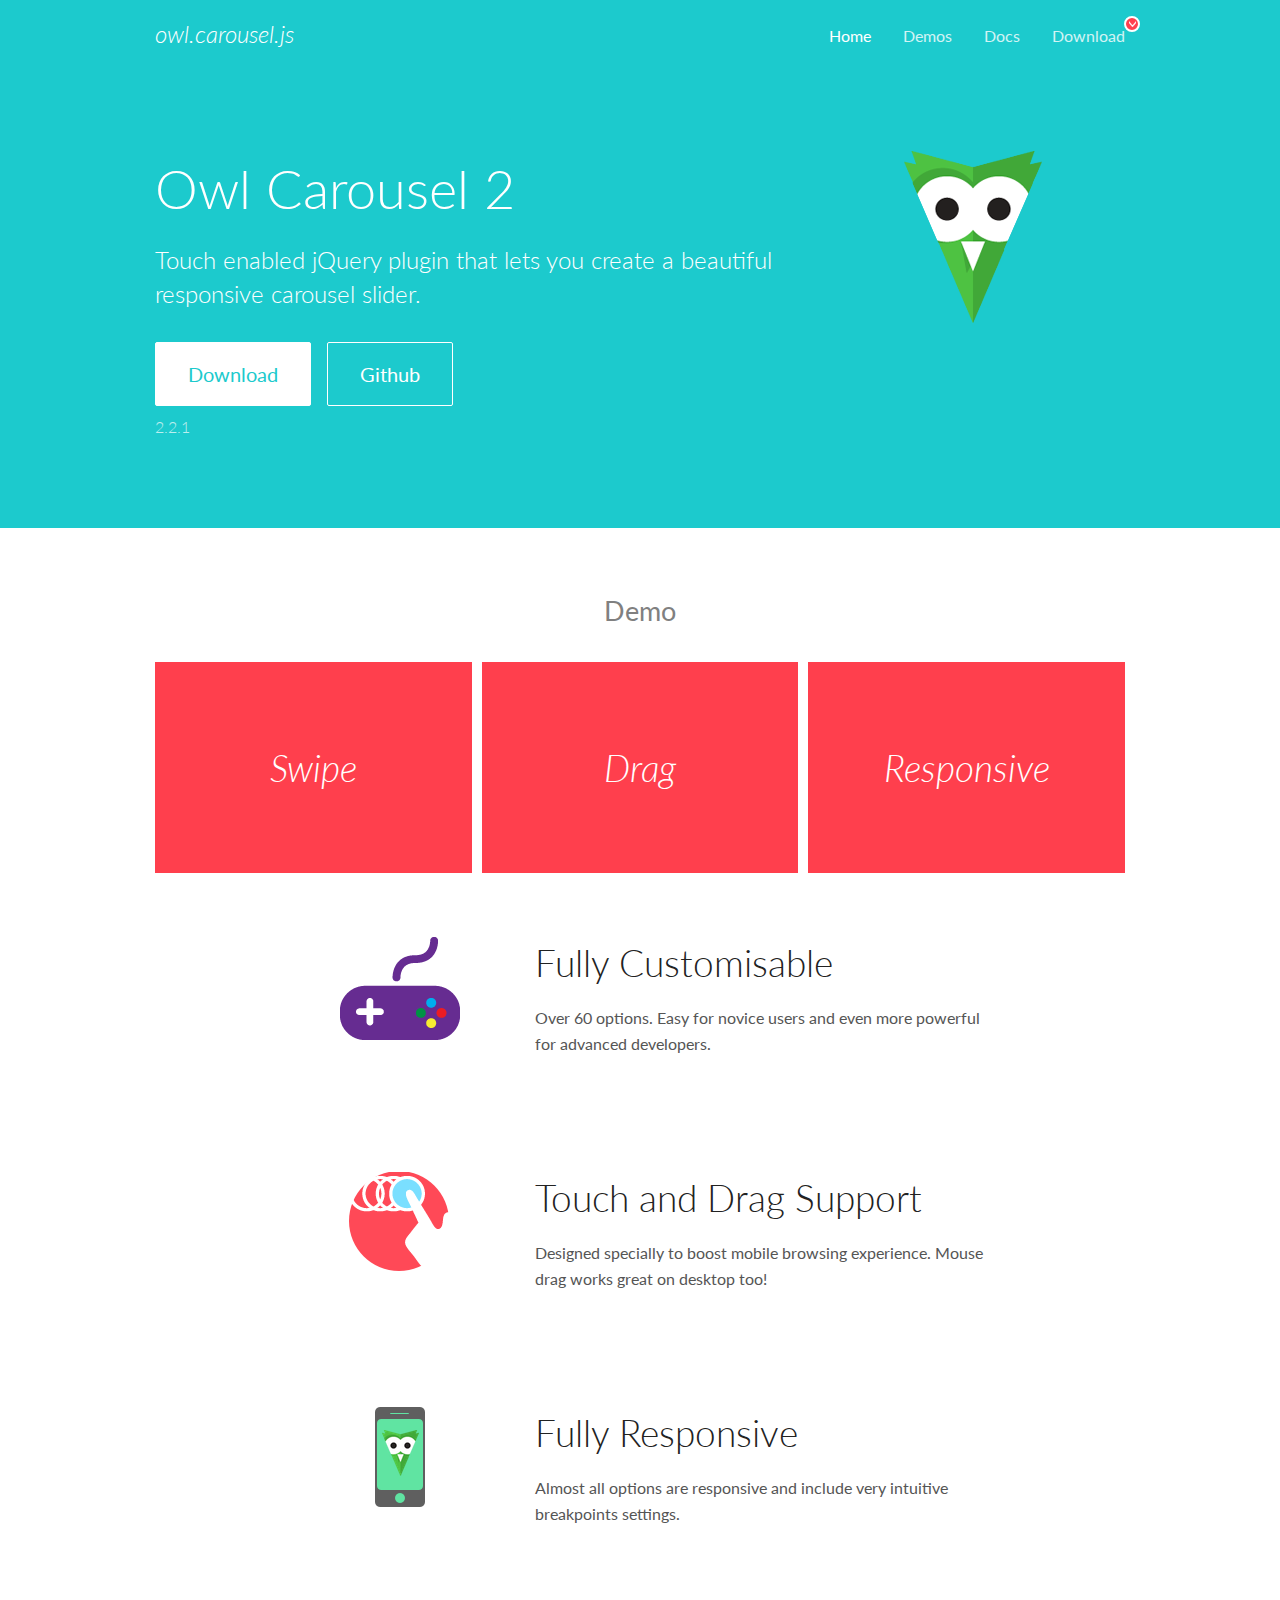
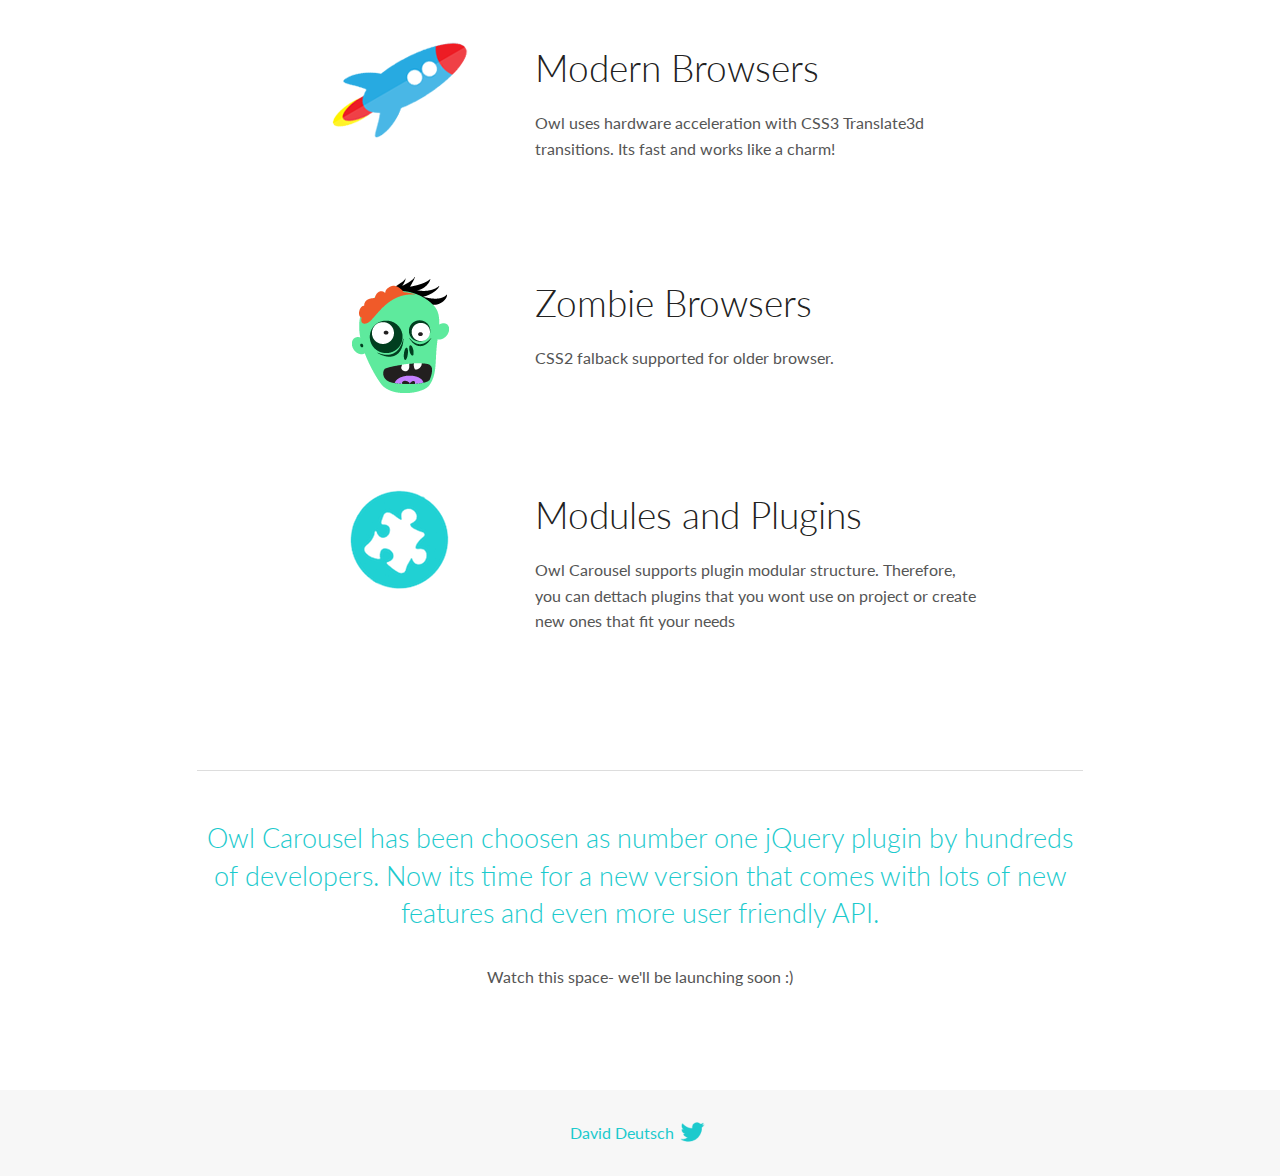
<file: assets/lib/owl.carousel/docs/index.html>
<!DOCTYPE html>
<html lang="en">
  <head>

    <!-- head -->
    <meta charset="utf-8">
    <meta name="msapplication-tap-highlight" content="no" />
    <meta name="viewport" content="width=device-width, initial-scale=1.0" />
    <meta name="description" content="Touch enabled jQuery plugin that lets you create beautiful responsive carousel slider.">
    <meta name="author" content="David Deutsch">
    <title>
      Home | Owl Carousel | 2.2.1
    </title>

    <!-- Stylesheets -->
    <link href='https://fonts.googleapis.com/css?family=Lato:300,400,700,400italic,300italic' rel='stylesheet' type='text/css'>
    <link rel="stylesheet" href="assets/css/docs.theme.min.css">

    <!-- Owl Stylesheets -->
    <link rel="stylesheet" href="assets/owlcarousel/assets/owl.carousel.min.css">
    <link rel="stylesheet" href="assets/owlcarousel/assets/owl.theme.default.min.css">

    <!-- HTML5 shim and Respond.js IE8 support of HTML5 elements and media queries -->

    <!--[if lt IE 9]>
      <script src="https://oss.maxcdn.com/libs/html5shiv/3.7.0/html5shiv.js"></script>
      <script src="https://oss.maxcdn.com/libs/respond.js/1.3.0/respond.min.js"></script>
    <![endif]-->

    <!-- Favicons -->
    <link rel="apple-touch-icon-precomposed" sizes="144x144" href="assets/ico/apple-touch-icon-144-precomposed.png">
    <link rel="shortcut icon" href="assets/ico/favicon.png">
    <link rel="shortcut icon" href="favicon.ico">

    <!-- Yeah i know js should not be in header. Its required for demos.-->

    <!-- javascript -->
    <script src="assets/vendors/jquery.min.js"></script>
    <script src="assets/owlcarousel/owl.carousel.js"></script>
  </head>
  <body>

    <!-- header -->
    <header class="header">
      <div class="row">
        <div class="large-12 columns">
          <div class="brand left">
            <h3>
              <a href="/OwlCarousel2/">owl.carousel.js</a> 
            </h3>
          </div>
          <a id="toggle-nav" class="right">
            <span></span> <span></span> <span></span> 
          </a> 
          <div class="nav-bar">
            <ul class="clearfix">
              <li class="active">
                <a href="/OwlCarousel2/index.html">Home</a> 
              </li>
              <li> <a href="/OwlCarousel2/demos/demos.html">Demos</a>  </li>
              <li> <a href="/OwlCarousel2/docs/started-welcome.html">Docs</a>  </li>
              <li>
                <a href="https://github.com/OwlCarousel2/OwlCarousel2/archive/2.2.1.zip">Download</a> 
                <span class="download"></span> 
              </li>
            </ul>
          </div>
        </div>
      </div>
    </header>

    <!-- home panel -->
    <section id="hero">
      <div class="row">
        <div class="large-8 medium-8 columns">
          <h1>Owl Carousel 2</h1>
          <h4>Touch enabled jQuery plugin that lets you create a beautiful responsive carousel slider.</h4>
          <a href="https://github.com/OwlCarousel2/OwlCarousel2/archive/2.2.1.zip" class="hero-button">Download</a> 
          <a href="https://github.com/OwlCarousel2/OwlCarousel2" class="hero-button outline">Github</a> 
          <p>2.2.1</p>
        </div>
        <div class="large-4 medium-4 columns">
          <img class="owl-logo" src="assets/img/owl-logo.png" alt="mr. Owl">
        </div>
      </div>
    </section>

    <!-- body -->
    <div class="home-demo">
      <div class="row">
        <div class="large-12 columns">
          <h3>Demo</h3>
          <div class="owl-carousel">
            <div class="item">
              <h2>Swipe</h2>
            </div>
            <div class="item">
              <h2>Drag</h2>
            </div>
            <div class="item">
              <h2>Responsive</h2>
            </div>
            <div class="item">
              <h2>CSS3</h2>
            </div>
            <div class="item">
              <h2>Fast</h2>
            </div>
            <div class="item">
              <h2>Easy</h2>
            </div>
            <div class="item">
              <h2>Free</h2>
            </div>
            <div class="item">
              <h2>Upgradable</h2>
            </div>
            <div class="item">
              <h2>Tons of options</h2>
            </div>
            <div class="item">
              <h2>Infinity</h2>
            </div>
            <div class="item">
              <h2>Auto Width</h2>
            </div>
          </div>
        </div>
      </div>
    </div>
    <script>
      var owl = $('.owl-carousel');
      owl.owlCarousel({
        margin: 10,
        loop: true,
        responsive: {
          0: {
            items: 1
          },
          600: {
            items: 2
          },
          1000: {
            items: 3
          }
        }
      })
    </script>

    <!-- features -->
    <div id="features">
      <div class="row">
        <div class="small-12 medium-9 small-centered columns">
          <section class="row feature">
            <div class="medium-4 small-12 columns">
              <img src="assets/img/feature-options.png" alt="">
            </div>
            <div class="medium-8 small-12 columns">
              <h2>Fully Customisable</h2>
              <p>Over 60 options. Easy for novice users and even more powerful for advanced developers.</p>
            </div>
          </section>
          <section class="row feature">
            <div class="medium-4 small-12 columns">
              <img src="assets/img/feature-drag.png" alt="">
            </div>
            <div class="medium-8 small-12 columns">
              <h2>Touch and Drag Support</h2>
              <p>Designed specially to boost mobile browsing experience. Mouse drag works great on desktop too!</p>
            </div>
          </section>
          <section class="row feature">
            <div class="medium-4 small-12 columns">
              <img src="assets/img/feature-responsive.png" alt="">
            </div>
            <div class="medium-8 small-12 columns">
              <h2>Fully Responsive</h2>
              <p>Almost all options are responsive and include very intuitive breakpoints settings.</p>
            </div>
          </section>
          <section class="row feature">
            <div class="medium-4 small-12 columns">
              <img src="assets/img/feature-modern.png" alt="">
            </div>
            <div class="medium-8 small-12 columns">
              <h2>Modern Browsers</h2>
              <p>Owl uses hardware acceleration with CSS3 Translate3d transitions. Its fast and works like a charm! </p>
            </div>
          </section>
          <section class="row feature">
            <div class="medium-4 small-12 columns">
              <img src="assets/img/feature-zombie.png" alt="">
            </div>
            <div class="medium-8 small-12 columns">
              <h2>Zombie Browsers</h2>
              <p>CSS2 falback supported for older browser.</p>
            </div>
          </section>
          <section class="row feature">
            <div class="medium-4 small-12 columns">
              <img src="assets/img/feature-module.png" alt="">
            </div>
            <div class="medium-8 small-12 columns">
              <h2>Modules and Plugins</h2>
              <p>Owl Carousel supports plugin modular structure. Therefore, you can dettach plugins that you wont use on project or create new ones that fit your needs</p>
            </div>
          </section>
        </div>
      </div>
    </div>

    <!-- footer -->
    <section id="teaser-text">
      <div class="row">
        <div class="small-12 medium-11 small-centered columns">
          <hr>
          <h3 id="owl-carousel-has-been-choosen-as-number-one-jquery-plugin-by-hundreds-of-developers-now-its-time-for-a-new-version-that-comes-with-lots-of-new-features-and-even-more-user-friendly-api-">Owl Carousel has been choosen as number one jQuery plugin by hundreds of developers. Now its time for a new version that comes with lots of new features and even more user friendly API.</h3>
          <p>Watch this space- we&#39;ll be launching soon :)</p>
        </div>
      </div>
    </section>

    <!-- footer -->
    <footer class="footer">
      <div class="row">
        <div class="large-12 columns">
          <h5>
            <a href="/OwlCarousel2/docs/support-contact.html">David Deutsch</a> 
            <a id="custom-tweet-button" href="https://twitter.com/share?url=https://github.com/OwlCarousel2/OwlCarousel2&text=Owl Carousel - This is so awesome! " target="_blank"></a> 
          </h5>
        </div>
      </div>
    </footer>

    <!-- vendors -->
    <script src="assets/vendors/highlight.js"></script>
    <script src="assets/js/app.js"></script>
  </body>
</html>
</file>
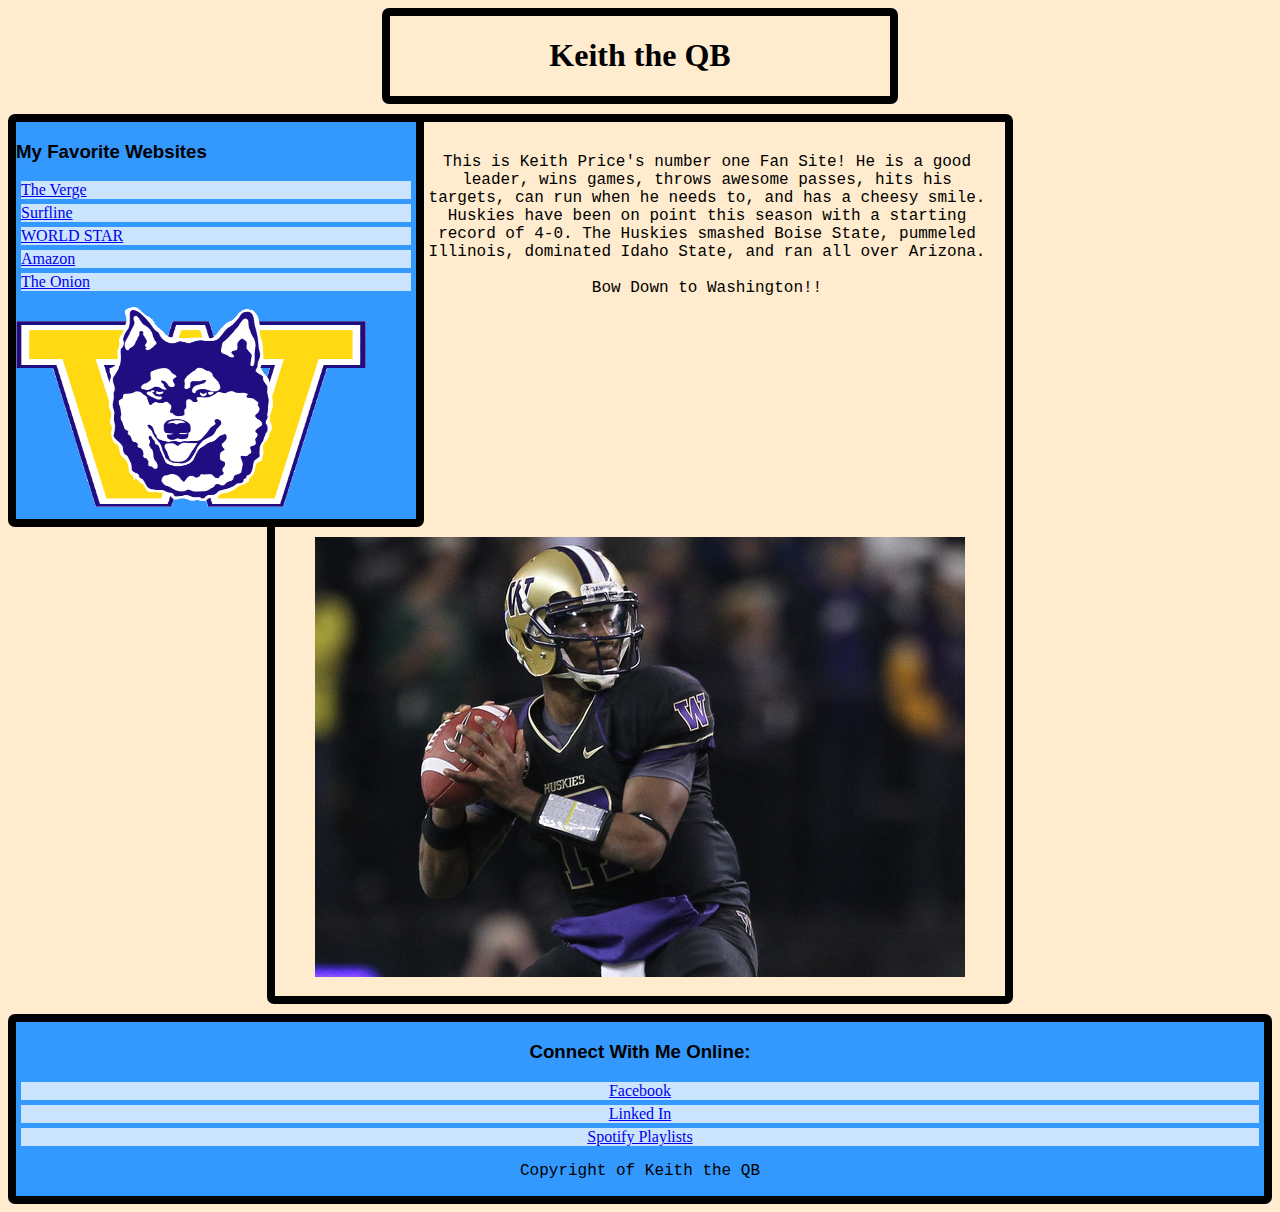
<file: introToCss.html>
<!DOCTYPE html>
	<head>
		<title> Keith the QB  </title>
		<link rel="stylesheet" type="text/css" href="test.css" />
		<link href='http://fonts.googleapis.com/css?family=Passion+One' rel='stylesheet' type='text/css'>
	</head>

	<body>
		<div id = "Header">
			<h1> Keith the QB </h1>
		</div>

		<div id = "LeftNav">
			<h3> My Favorite Websites </h3>
			<ul>
				<li><a href="https://www.theverge.com">The Verge</a></li>
				<li><a href="https://www.surfline.com">Surfline</a></li>
				<li><a href="https://www.worldstarhiphop">WORLD STAR</a></li>
				<li><a href="https://www.amazon.com">Amazon</a></li>
				<li><a href="https://www.theonion.com">The Onion</a></li>
			</ul>
			<img src="icon.gif" width="350px" height="200px">
		</div>

		<div id = "Content">
			<p> This is Keith Price's number one Fan Site! He is a good leader, wins games, throws awesome passes, hits his targets, can run when he needs to, and has a cheesy smile. Huskies have been on point this season with a starting record of 4-0. The Huskies smashed Boise State, pummeled Illinois, dominated Idaho State, and ran all over Arizona. <br /><br /> <span id="bow">Bow Down to Washington!!</span></p>
			<img src="price.jpg">
		</div>

		<div id = "Footer">
			<h3>Connect With Me Online:</h3>
			<ul>
				<li><a href="https://www.Facebook.com">Facebook</a></li>
				<li><a href="https://www.Linkedin.com">Linked In</a></li>
				<li><a href="https://www.Spotify.com">Spotify Playlists</a></li>
			</ul>
			<p>Copyright of Keith the QB</p>
		</div>

	</body>

</html>
</file>
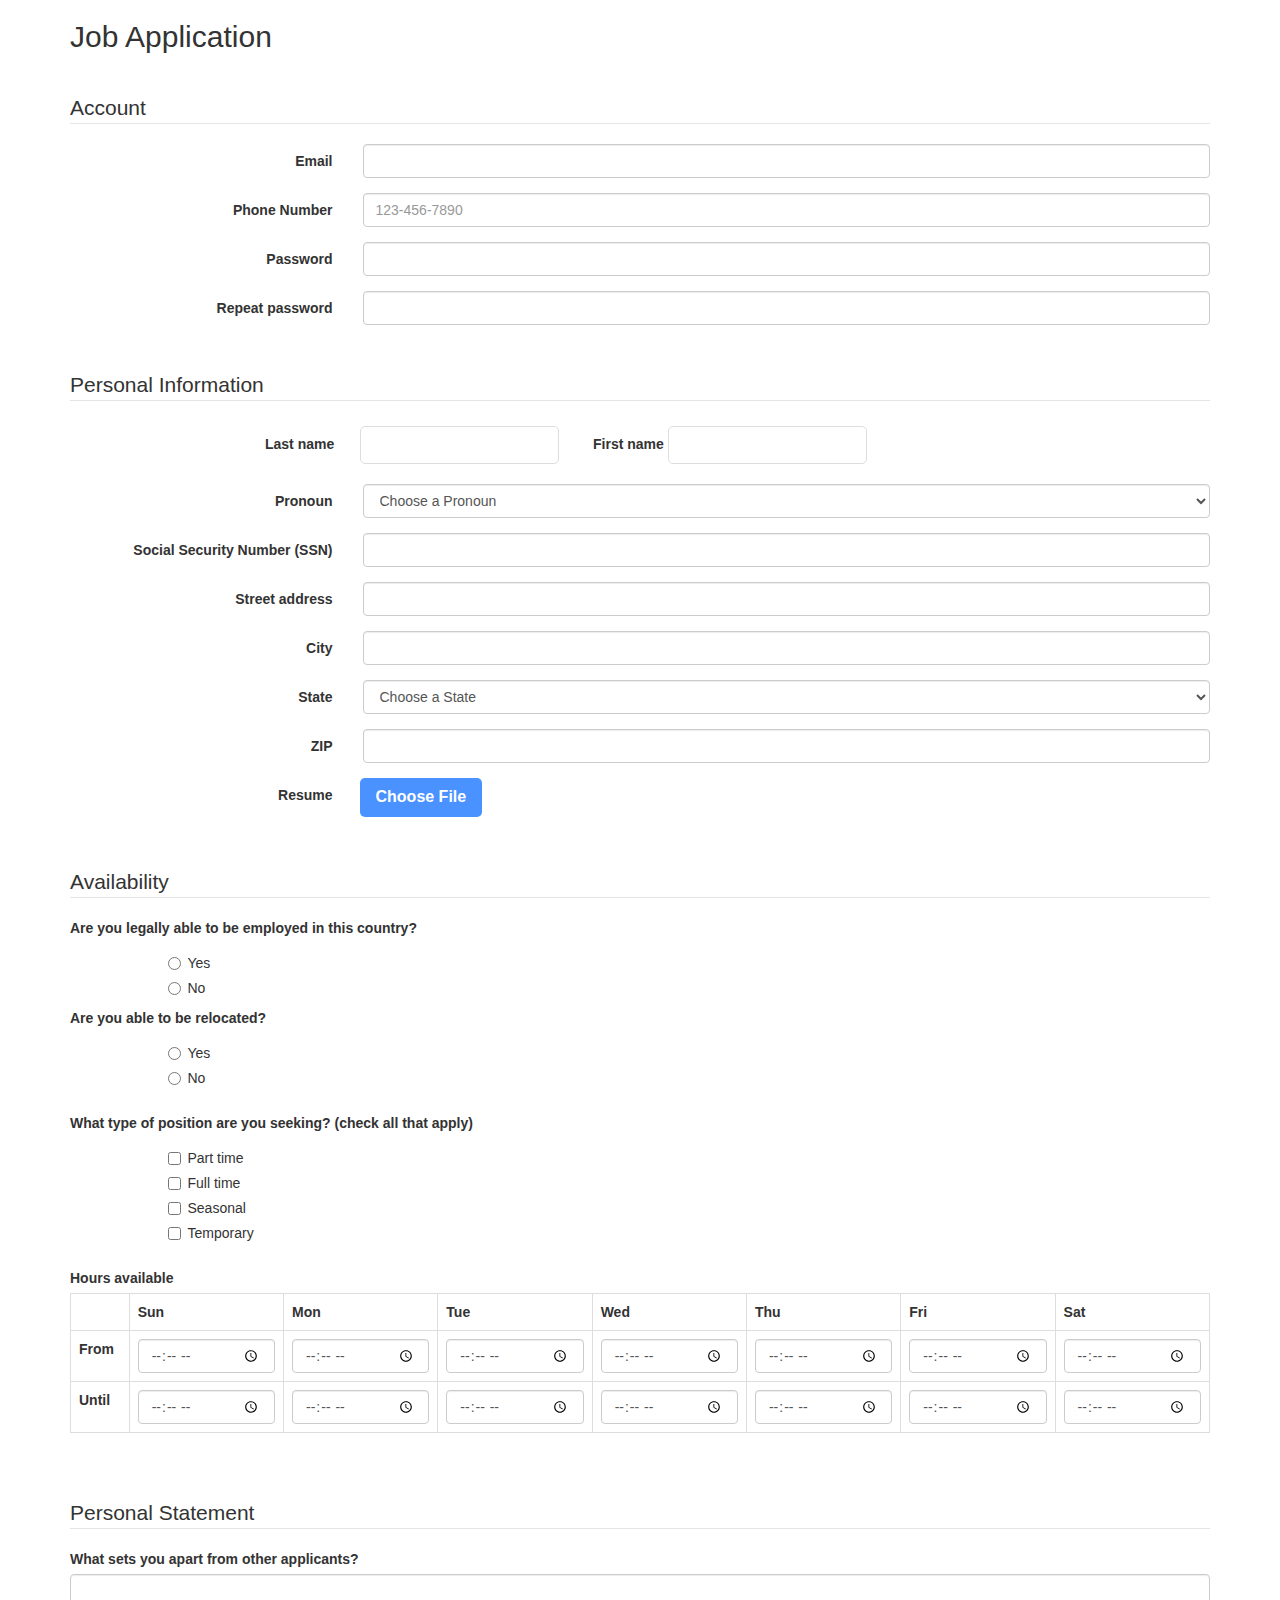
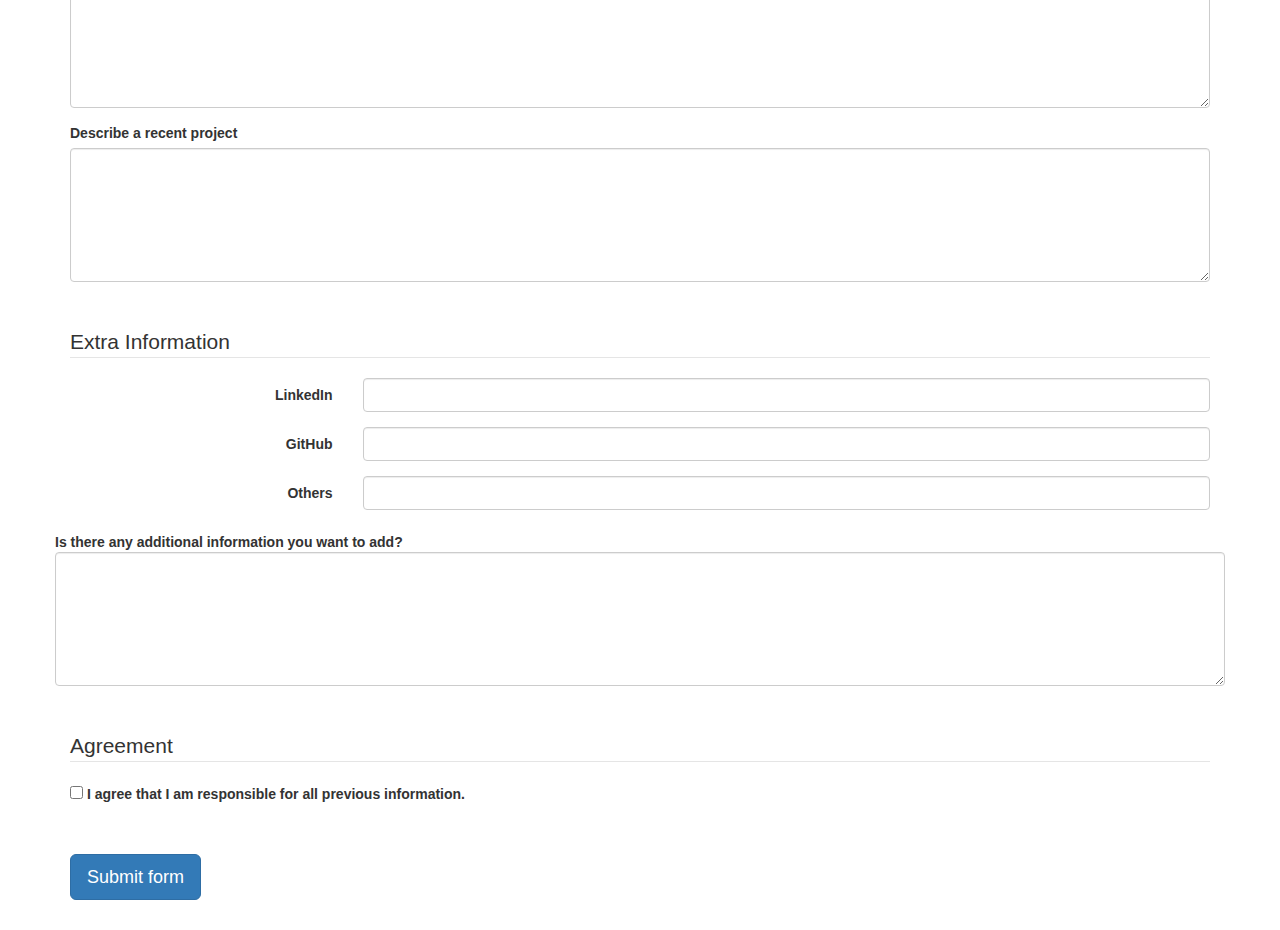
<file: jobApplicationForm.html>
<!DOCTYPE html>
<html>
<head>
	<meta charset="utf-8">
	<meta name="viewport" content="width=device-width, initial-scale=1.0">
	<title>Job Application</title>
	<link rel="stylesheet" type="text/css" href="mystyle.css" />
	<link href="http://netdna.bootstrapcdn.com/bootstrap/3.0.0/css/bootstrap.min.css" rel="stylesheet">
</head>
<body>
<div class="container">

    <h2>Job Application</h2>
    <p>&nbsp;</p>

    <form role="form" action="http://gclass.alexburner.com/formtest.php" method="post">

        <fieldset class="form-horizontal" >
            <legend>Account</legend>
            <div class="form-group">
                <label class="col-sm-3 control-label">Email</label>
                <div class="col-sm-9">
                    <input class="form-control" type="text" name="email">
                </div>
            </div>
            <div class="form-group">
                <label class="col-sm-3 control-label">Phone Number</label>
                <div class="col-sm-9">
                    <input class="form-control" type="tel" name="phone" placeholder="123-456-7890" pattern="[0-9]{3} [0-9]{3} [0-9]{4}" maxlength="12" required/>
                </div>
            </div>
            <div class="form-group">
                <label class="col-sm-3 control-label">Password</label>
                <div class="col-sm-9">
                    <input class="form-control" type="password" name="password">
                </div>
            </div>
            <div class="form-group">
                <label class="col-sm-3 control-label">Repeat password</label>
                <div class="col-sm-9">
                    <input class="form-control" type="password" name="repeat_password">
                </div>
            </div>
        </fieldset>

        <p>&nbsp;</p>

        <fieldset class="form-horizontal" >
            <legend>Personal Information</legend>
            <div class="form-group">
                <label class="last_name">Last name</label>
                <input class="last_name_input" type="text" name="last_name">
                <label class="first_name">First name</label>
                <input class="first_name_input" type="text" name="first_name">
            </div>
            <div class="form-group">
                <label class="col-sm-3 control-label">Pronoun</label>
                <div class="col-sm-9">
                    <select class="form-control" name="state">
                        <option value="" selected="true">Choose a Pronoun</option>
                        <option value="AL">He/His</option>
                        <option value="AK">She/Her</option>
                        <option value="AZ">They/Them</option>
                    </select>
                </div>
            </div>
            <div class="form-group">
                <label class="col-sm-3 control-label">Social Security Number (SSN)</label>
                <div class="col-sm-9">
                    <input class="form-control" type="password" name="ssn">
                </div>
            </div>
            <div class="form-group">
                <label class="col-sm-3 control-label">Street address</label>
                <div class="col-sm-9">
                    <input class="form-control" type="text" name="street">
                </div>
            </div>
            <div class="form-group">
                <label class="col-sm-3 control-label">City</label>
                <div class="col-sm-9">
                    <input class="form-control" type="text" name="city">
                </div>
            </div>
            <div class="form-group">
                <label class="col-sm-3 control-label">State</label>
                <div class="col-sm-9">
                    <select class="form-control" name="state">
                        <option value="" selected="true">Choose a State</option>
                        <option value="AL">Alabama</option>
                        <option value="AK">Alaska</option>
                        <option value="AZ">Arizona</option>
                        <option value="AR">Arkansas</option>
                        <option value="CA">California</option>
                        <option value="CO">Colorado</option>
                        <option value="CT">Connecticut</option>
                        <option value="DE">Delaware</option>
                        <option value="DC">District of Columbia</option>
                        <option value="FL">Florida</option>
                        <option value="GA">Georgia</option>
                        <option value="HI">Hawaii</option>
                        <option value="ID">Idaho</option>
                        <option value="IL">Illinois</option>
                        <option value="IN">Indiana</option>
                        <option value="IA">Iowa</option>
                        <option value="KS">Kansas</option>
                        <option value="KY">Kentucky</option>
                        <option value="LA">Louisiana</option>
                        <option value="ME">Maine</option>
                        <option value="MD">Maryland</option>
                        <option value="MA">Massachusetts</option>
                        <option value="MI">Michigan</option>
                        <option value="MN">Minnesota</option>
                        <option value="MS">Mississippi</option>
                        <option value="MO">Missouri</option>
                        <option value="MT">Montana</option>
                        <option value="NE">Nebraska</option>
                        <option value="NV">Nevada</option>
                        <option value="NH">New Hampshire</option>
                        <option value="NJ">New Jersey</option>
                        <option value="NM">New Mexico</option>
                        <option value="NY">New York</option>
                        <option value="NC">North Carolina</option>
                        <option value="ND">North Dakota</option>
                        <option value="OH">Ohio</option>
                        <option value="OK">Oklahoma</option>
                        <option value="OR">Oregon</option>
                        <option value="PA">Pennsylvania</option>
                        <option value="RI">Rhode Island</option>
                        <option value="SC">South Carolina</option>
                        <option value="SD">South Dakota</option>
                        <option value="TN">Tennessee</option>
                        <option value="TX">Texas</option>
                        <option value="UT">Utah</option>
                        <option value="VT">Vermont</option>
                        <option value="VA">Virginia</option>
                        <option value="WA">Washington</option>
                        <option value="WV">West Virginia</option>
                        <option value="WI">Wisconsin</option>
                        <option value="WY">Wyoming</option>
                    </select>
                </div>
            </div>
            <div class="form-group">
                <label class="col-sm-3 control-label">ZIP</label>
                <div class="col-sm-9">
                    <input class="form-control" type="text" name="zip">
                </div>
            </div>
            <div class="form-group">
                <label class="col-sm-3 control-label">Resume</label>
                <label class="custom-file-upload">
                    <input class="btn" type="file" id="resume" name="filename">
                    Choose File
                </label>
            </div>
        </fieldset>

        <p>&nbsp;</p>

        <fieldset>
            <legend>Availability</legend>
            <div class="form-group row">
                <label class="col-sm-12 control-label">Are you legally able to be employed in this country?</label>
                <div class="col-sm-offset-1 col-sm-11">
                    <div class="radio">
                        <label>
                            <input type="radio" name="legal" value="yes">Yes
                        </label>
                    </div>
                    <div class="radio">
                        <label>
                            <input type="radio" name="legal" value="no">No
                        </label>
                    </div>
                </div>
                <label class="col-sm-12 control-label">Are you able to be relocated?</label>
                <div class="col-sm-offset-1 col-sm-11">
                    <div class="radio">
                        <label>
                            <input type="radio" name="relocation" value="yes">Yes
                        </label>
                    </div>
                    <div class="radio">
                        <label>
                            <input type="radio" name="relocation" value="no">No
                        </label>
                    </div>
                </div>
            </div>
            <div class="form-group row">
                <label class="col-sm-12 control-label">What type of position are you seeking? (check all that apply)</label>
                <div class="col-sm-offset-1 col-sm-11">
                    <div class="checkbox">
                        <label>
                            <input type="checkbox" name="position_pt" value="parttime">
                            Part time
                        </label>
                    </div>
                    <div class="checkbox">
                        <label>
                            <input type="checkbox" name="position_ft" value="fulltime">
                            Full time
                        </label>
                    </div>
                    <div class="checkbox">
                        <label>
                            <input type="checkbox" name="position_sl" value="seasonal">
                            Seasonal
                        </label>
                    </div>
                    <div class="checkbox">
                        <label>
                            <input type="checkbox" name="position_tp" value="temporary">
                            Temporary
                        </label>
                    </div>
                </div>
            </div>
            <div class="form-group row">
                <label class="col-sm-12 control-label">Hours available</label>
                <div class="col-sm-12">
                    <table class="table table-bordered">
                        <tr>
                            <td></td>
                            <th>Sun</th>
                            <th>Mon</th>
                            <th>Tue</th>
                            <th>Wed</th>
                            <th>Thu</th>
                            <th>Fri</th>
                            <th>Sat</th>
                        </tr>
                        <tr>
                            <th>From</th>
                            <td><input class="form-control" type="time" name="su_from"></td>
                            <td><input class="form-control" type="time" name="mo_from"></td>
                            <td><input class="form-control" type="time" name="tu_from"></td>
                            <td><input class="form-control" type="time" name="we_from"></td>
                            <td><input class="form-control" type="time" name="th_from"></td>
                            <td><input class="form-control" type="time" name="fr_from"></td>
                            <td><input class="form-control" type="time" name="sa_from"></td>
                        </tr>
                        <tr>
                            <th>Until</th>
                            <td><input class="form-control" type="time" name="su_until"></td>
                            <td><input class="form-control" type="time" name="mo_until"></td>
                            <td><input class="form-control" type="time" name="tu_until"></td>
                            <td><input class="form-control" type="time" name="we_until"></td>
                            <td><input class="form-control" type="time" name="th_until"></td>
                            <td><input class="form-control" type="time" name="fr_until"></td>
                            <td><input class="form-control" type="time" name="sa_until"></td>
                        </tr>
                    </table>
                </div>
            </div>
        </fieldset>

        <p>&nbsp;</p>

        <fieldset>
            <legend>Personal Statement</legend>
            <div class="form-group">
                <label class="control-label">What sets you apart from other applicants?</label>
                <textarea class="form-control" name="deserve" rows="6"></textarea>
            </div>
            <div class="form-group">
                <label class="control-label">Describe a recent project</label>
                <textarea class="form-control" name="project" rows="6"></textarea>
            </div>
        </fieldset>

        <p>&nbsp;</p>

        <fieldset class="form-horizontal">
            <legend>Extra Information</legend>
            <div class="form-group">
                <label class="col-sm-3 control-label">LinkedIn</label>
                    <div class="col-sm-9">
                        <input class="form-control" type="text" name="email">
                    </div>
            </div>
            <div class="form-group">
                <label class="col-sm-3 control-label">GitHub</label>
                <div class="col-sm-9">
                    <input class="form-control" type="text" name="password">
                </div>
            </div>
            <div class="form-group">
                <label class="col-sm-3 control-label">Others</label>
                <div class="col-sm-9">
                    <input class="form-control" type="text" name="repeat_password">
                </div>
            </div>
            <div class="form-group">
                <label class="control-label">Is there any additional information you want to add?</label>
                <textarea class="form-control" name="additional_notes" rows="6"></textarea>
            </div>
        </fieldset>

        <p>&nbsp;</p>

        <fieldset>
            <legend>Agreement</legend>
            <div class="form-group">
                <label>
                    <input type="checkbox" name="agreement_check" value="agreement">
                    I agree that I am responsible for all previous information.
                </label>
            </div>
        </fieldset>

        <p>&nbsp;</p>

        <input class="btn btn-primary btn-lg" type="submit" value="Submit form">

        <p>&nbsp;</p>

    </form>
</div><!-- close .container -->
</body>
</html>
</file>
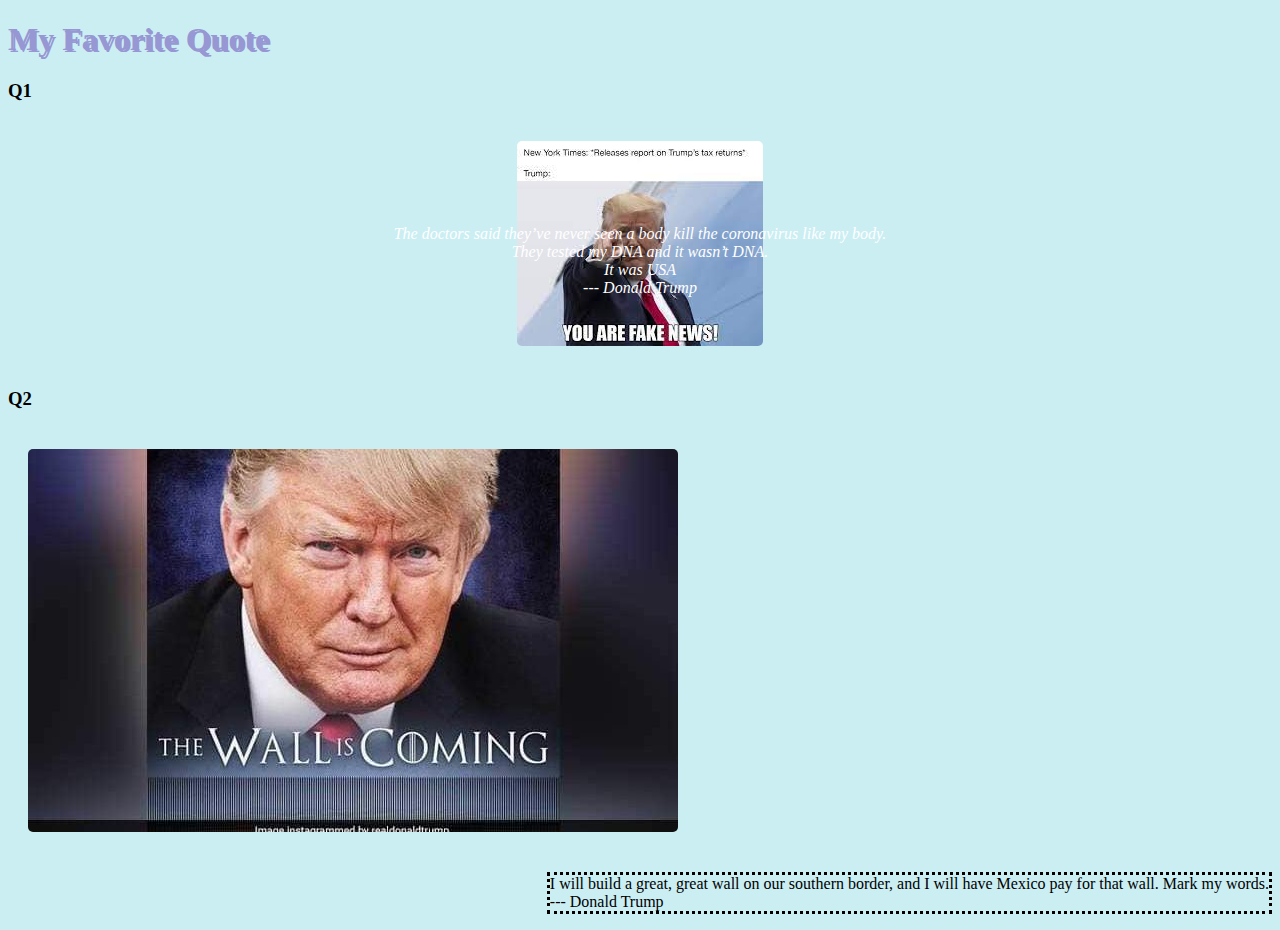
<file: someCss.html>
<!DOCTYPE html>
<html>
    <head>
        <title>Hello World</title>
        <link rel="stylesheet" href="anExternal.css">
    </head>
    <body>
        <h1>My Favorite Quote</h1>
        <h3>Q1</h3>
        <div class="container">
            <img src="/picture/trump.jpeg" alt="Trump"><br>
            <p class="a">
              The doctors said they’ve never seen a body kill the coronavirus like my body.<br>
              They tested my DNA and it wasn’t DNA.<br>
              It was USA<br>
                  --- Donald Trump <br>
            </p>
        </div>

        <h3></h3>
        <h3>Q2</h3>
        <div>
            <img src="/picture/trumpwall.jpg" alt="Trump Wall"><br>
            <p class="b">
              I will build a great, great wall on our southern border, and I will have Mexico pay for that wall. Mark my words.<br>
              --- Donald Trump <br>
            </p>
        </div>
    </body>
</html>
</file>
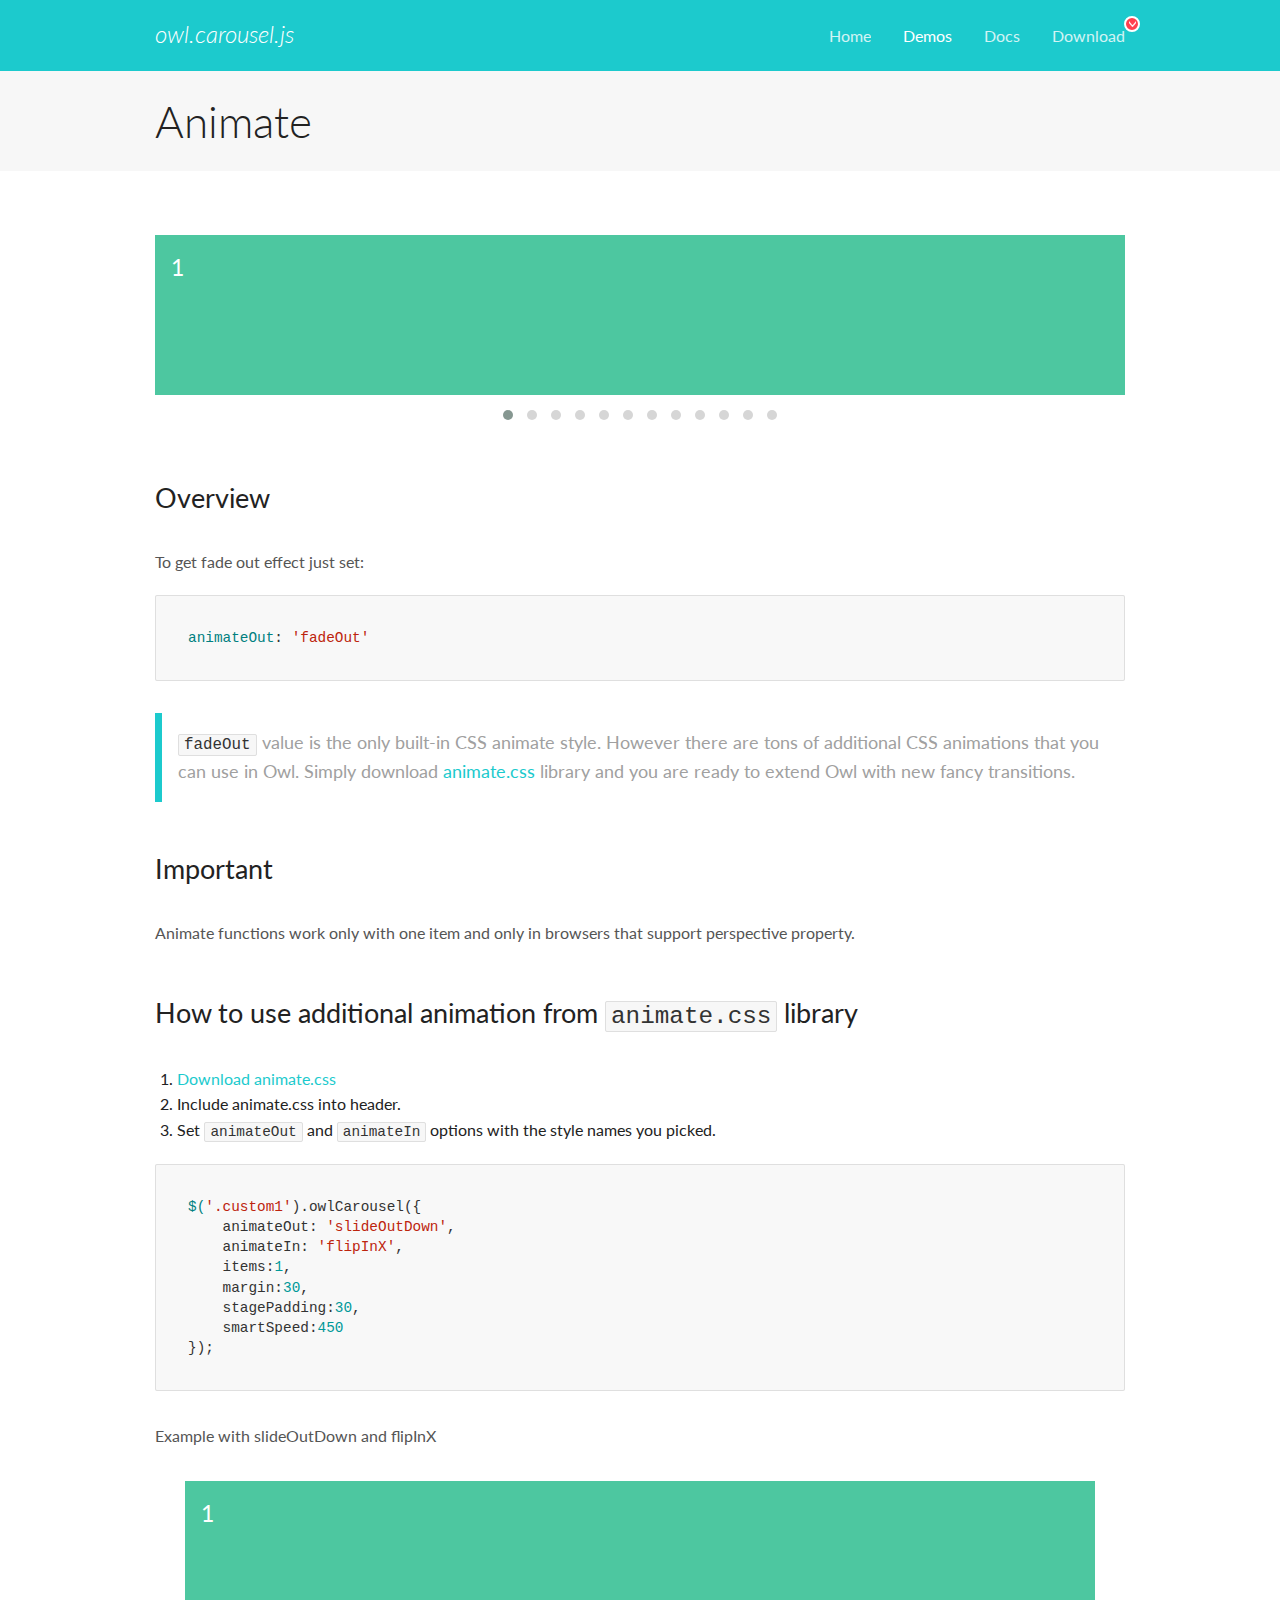
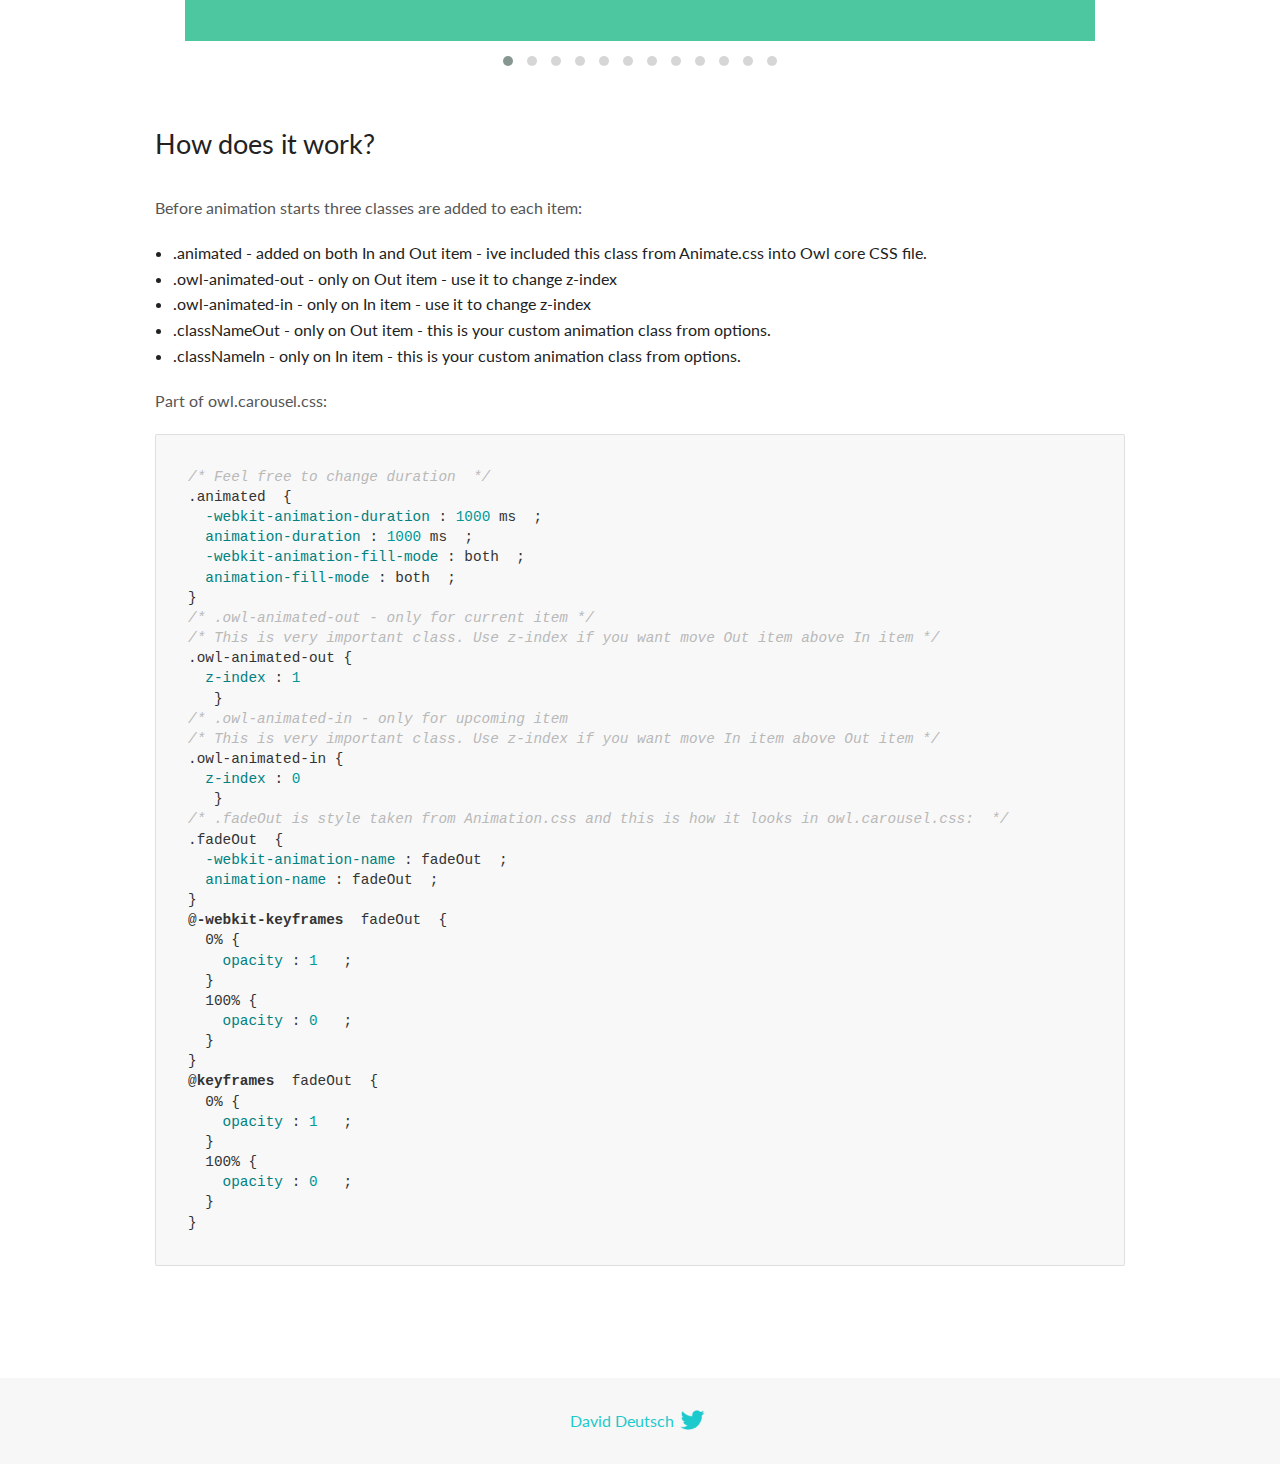
<file: assets/lib/owl.carousel/docs/demos/animate.html>
<!DOCTYPE html>
<html lang="en">
  <head>

    <!-- head -->
    <meta charset="utf-8">
    <meta name="msapplication-tap-highlight" content="no" />
    <meta name="viewport" content="width=device-width, initial-scale=1.0" />
    <meta name="description" content="Animate carousel">
    <meta name="author" content="David Deutsch">
    <title>
      Animate Demo | Owl Carousel | 2.2.1
    </title>

    <!-- Stylesheets -->
    <link href='https://fonts.googleapis.com/css?family=Lato:300,400,700,400italic,300italic' rel='stylesheet' type='text/css'>
    <link rel="stylesheet" href="../assets/css/docs.theme.min.css">

    <!-- Owl Stylesheets -->
    <link rel="stylesheet" href="../assets/owlcarousel/assets/owl.carousel.min.css">
    <link rel="stylesheet" href="../assets/owlcarousel/assets/owl.theme.default.min.css">

    <!-- HTML5 shim and Respond.js IE8 support of HTML5 elements and media queries -->

    <!--[if lt IE 9]>
      <script src="https://oss.maxcdn.com/libs/html5shiv/3.7.0/html5shiv.js"></script>
      <script src="https://oss.maxcdn.com/libs/respond.js/1.3.0/respond.min.js"></script>
    <![endif]-->

    <!-- Favicons -->
    <link rel="apple-touch-icon-precomposed" sizes="144x144" href="../assets/ico/apple-touch-icon-144-precomposed.png">
    <link rel="shortcut icon" href="../assets/ico/favicon.png">
    <link rel="shortcut icon" href="favicon.ico">

    <!-- Yeah i know js should not be in header. Its required for demos.-->

    <!-- javascript -->
    <script src="../assets/vendors/jquery.min.js"></script>
    <script src="../assets/owlcarousel/owl.carousel.js"></script>
  </head>
  <body>

    <!-- header -->
    <header class="header">
      <div class="row">
        <div class="large-12 columns">
          <div class="brand left">
            <h3>
              <a href="/OwlCarousel2/">owl.carousel.js</a> 
            </h3>
          </div>
          <a id="toggle-nav" class="right">
            <span></span> <span></span> <span></span> 
          </a> 
          <div class="nav-bar">
            <ul class="clearfix">
              <li> <a href="/OwlCarousel2/index.html">Home</a>  </li>
              <li class="active">
                <a href="/OwlCarousel2/demos/demos.html">Demos</a> 
              </li>
              <li> <a href="/OwlCarousel2/docs/started-welcome.html">Docs</a>  </li>
              <li>
                <a href="https://github.com/OwlCarousel2/OwlCarousel2/archive/2.2.1.zip">Download</a> 
                <span class="download"></span> 
              </li>
            </ul>
          </div>
        </div>
      </div>
    </header>

    <!-- title -->
    <section class="title">
      <div class="row">
        <div class="large-12 columns">
          <h1>Animate</h1>
        </div>
      </div>
    </section>

    <!--  Demos -->
    <section id="demos">
      <div class="row">
        <div class="large-12 columns">
          <div class="fadeOut owl-carousel owl-theme">
            <div class="item">
              <h4>1</h4>
            </div>
            <div class="item">
              <h4>2</h4>
            </div>
            <div class="item">
              <h4>3</h4>
            </div>
            <div class="item">
              <h4>4</h4>
            </div>
            <div class="item">
              <h4>5</h4>
            </div>
            <div class="item">
              <h4>6</h4>
            </div>
            <div class="item">
              <h4>7</h4>
            </div>
            <div class="item">
              <h4>8</h4>
            </div>
            <div class="item">
              <h4>9</h4>
            </div>
            <div class="item">
              <h4>10</h4>
            </div>
            <div class="item">
              <h4>11</h4>
            </div>
            <div class="item">
              <h4>12</h4>
            </div>
          </div>
          <h3 id="overview">Overview</h3>
          <p>To get fade out effect just set:</p>
          <pre><code>animateOut: &#39;fadeOut&#39;</code></pre>
          <blockquote>
            <p><code>fadeOut</code> value is the only built-in CSS animate style. However there are tons of additional CSS animations that you can use in Owl. Simply download
              <a href="https://daneden.github.io/animate.css/">animate.css</a>  library and you are ready to extend Owl with new fancy transitions.</p>
          </blockquote>
          <h3 id="important">Important</h3>
          <p>Animate functions work only with one item and only in browsers that support perspective property.</p>
          <h3 id="how-to-use-additional-animation-from-animate-css-library">How to use additional animation from <code>animate.css</code> library</h3>
          <ol>
            <li> <a href="https://daneden.github.io/animate.css/">Download animate.css</a>  </li>
            <li>Include animate.css into header.</li>
            <li>Set <code>animateOut</code> and <code>animateIn</code> options with the style names you picked.</li>
          </ol>
          <pre><code>$(&#39;.custom1&#39;).owlCarousel({
    animateOut: &#39;slideOutDown&#39;,
    animateIn: &#39;flipInX&#39;,
    items:1,
    margin:30,
    stagePadding:30,
    smartSpeed:450
});</code></pre>
          <p>Example with slideOutDown and flipInX</p>
          <div class="custom1 owl-carousel owl-theme">
            <div class="item">
              <h4>1</h4>
            </div>
            <div class="item">
              <h4>2</h4>
            </div>
            <div class="item">
              <h4>3</h4>
            </div>
            <div class="item">
              <h4>4</h4>
            </div>
            <div class="item">
              <h4>5</h4>
            </div>
            <div class="item">
              <h4>6</h4>
            </div>
            <div class="item">
              <h4>7</h4>
            </div>
            <div class="item">
              <h4>8</h4>
            </div>
            <div class="item">
              <h4>9</h4>
            </div>
            <div class="item">
              <h4>10</h4>
            </div>
            <div class="item">
              <h4>11</h4>
            </div>
            <div class="item">
              <h4>12</h4>
            </div>
          </div>
          <h3 id="how-does-it-work-">How does it work?</h3>
          <p>Before animation starts three classes are added to each item:</p>
          <ul>
            <li>.animated - added on both In and Out item - ive included this class from Animate.css into Owl core CSS file.</li>
            <li>.owl-animated-out - only on Out item - use it to change z-index</li>
            <li>.owl-animated-in - only on In item - use it to change z-index</li>
            <li>.classNameOut - only on Out item - this is your custom animation class from options.</li>
            <li>.classNameIn - only on In item - this is your custom animation class from options.</li>
          </ul>
          <p>Part of owl.carousel.css:</p>
          <pre><code class="language-css"><span class="comment">/* Feel free to change duration  */</span> 
<span class="class">.animated</span>  <span class="rules">{
  <span class="rule"><span class="attribute">-webkit-animation-duration</span> :<span class="value"> <span class="number">1000</span> ms</span> </span> ;
  <span class="rule"><span class="attribute">animation-duration</span> :<span class="value"> <span class="number">1000</span> ms</span> </span> ;
  <span class="rule"><span class="attribute">-webkit-animation-fill-mode</span> :<span class="value"> both</span> </span> ;
  <span class="rule"><span class="attribute">animation-fill-mode</span> :<span class="value"> both</span> </span> ;
<span class="rule">}</span> </span> 
<span class="comment">/* .owl-animated-out - only for current item */</span> 
<span class="comment">/* This is very important class. Use z-index if you want move Out item above In item */</span> 
<span class="class">.owl-animated-out</span> <span class="rules">{
  <span class="rule"><span class="attribute">z-index</span> :<span class="value"> <span class="number">1</span> 
</span> </span> </span> }
<span class="comment">/* .owl-animated-in - only for upcoming item
/* This is very important class. Use z-index if you want move In item above Out item */</span> 
<span class="class">.owl-animated-in</span> <span class="rules">{
  <span class="rule"><span class="attribute">z-index</span> :<span class="value"> <span class="number">0</span> 
</span> </span> </span> }
<span class="comment">/* .fadeOut is style taken from Animation.css and this is how it looks in owl.carousel.css:  */</span> 
<span class="class">.fadeOut</span>  <span class="rules">{
  <span class="rule"><span class="attribute">-webkit-animation-name</span> :<span class="value"> fadeOut</span> </span> ;
  <span class="rule"><span class="attribute">animation-name</span> :<span class="value"> fadeOut</span> </span> ;
<span class="rule">}</span> </span> 
<span class="at_rule">@<span class="keyword">-webkit-keyframes</span>  fadeOut </span> {
  0% <span class="rules">{
    <span class="rule"><span class="attribute">opacity</span> :<span class="value"> <span class="number">1</span> </span> </span> ;
  <span class="rule">}</span> </span> 
  100% <span class="rules">{
    <span class="rule"><span class="attribute">opacity</span> :<span class="value"> <span class="number">0</span> </span> </span> ;
  <span class="rule">}</span> </span> 
}
<span class="at_rule">@<span class="keyword">keyframes</span>  fadeOut </span> {
  0% <span class="rules">{
    <span class="rule"><span class="attribute">opacity</span> :<span class="value"> <span class="number">1</span> </span> </span> ;
  <span class="rule">}</span> </span> 
  100% <span class="rules">{
    <span class="rule"><span class="attribute">opacity</span> :<span class="value"> <span class="number">0</span> </span> </span> ;
  <span class="rule">}</span> </span> 
}</code></pre>
          <link rel="stylesheet" href="../assets/css/animate.css">
          <script>
            jQuery(document).ready(function($) {
              $('.fadeOut').owlCarousel({
                items: 1,
                animateOut: 'fadeOut',
                loop: true,
                margin: 10,
              });
              $('.custom1').owlCarousel({
                animateOut: 'slideOutDown',
                animateIn: 'flipInX',
                items: 1,
                margin: 30,
                stagePadding: 30,
                smartSpeed: 450
              });
            });
          </script>
        </div>
      </div>
    </section>

    <!-- footer -->
    <footer class="footer">
      <div class="row">
        <div class="large-12 columns">
          <h5>
            <a href="/OwlCarousel2/docs/support-contact.html">David Deutsch</a> 
            <a id="custom-tweet-button" href="https://twitter.com/share?url=https://github.com/OwlCarousel2/OwlCarousel2&text=Owl Carousel - This is so awesome! " target="_blank"></a> 
          </h5>
        </div>
      </div>
    </footer>

    <!-- vendors -->
    <script src="../assets/vendors/highlight.js"></script>
    <script src="../assets/js/app.js"></script>
  </body>
</html>
</file>
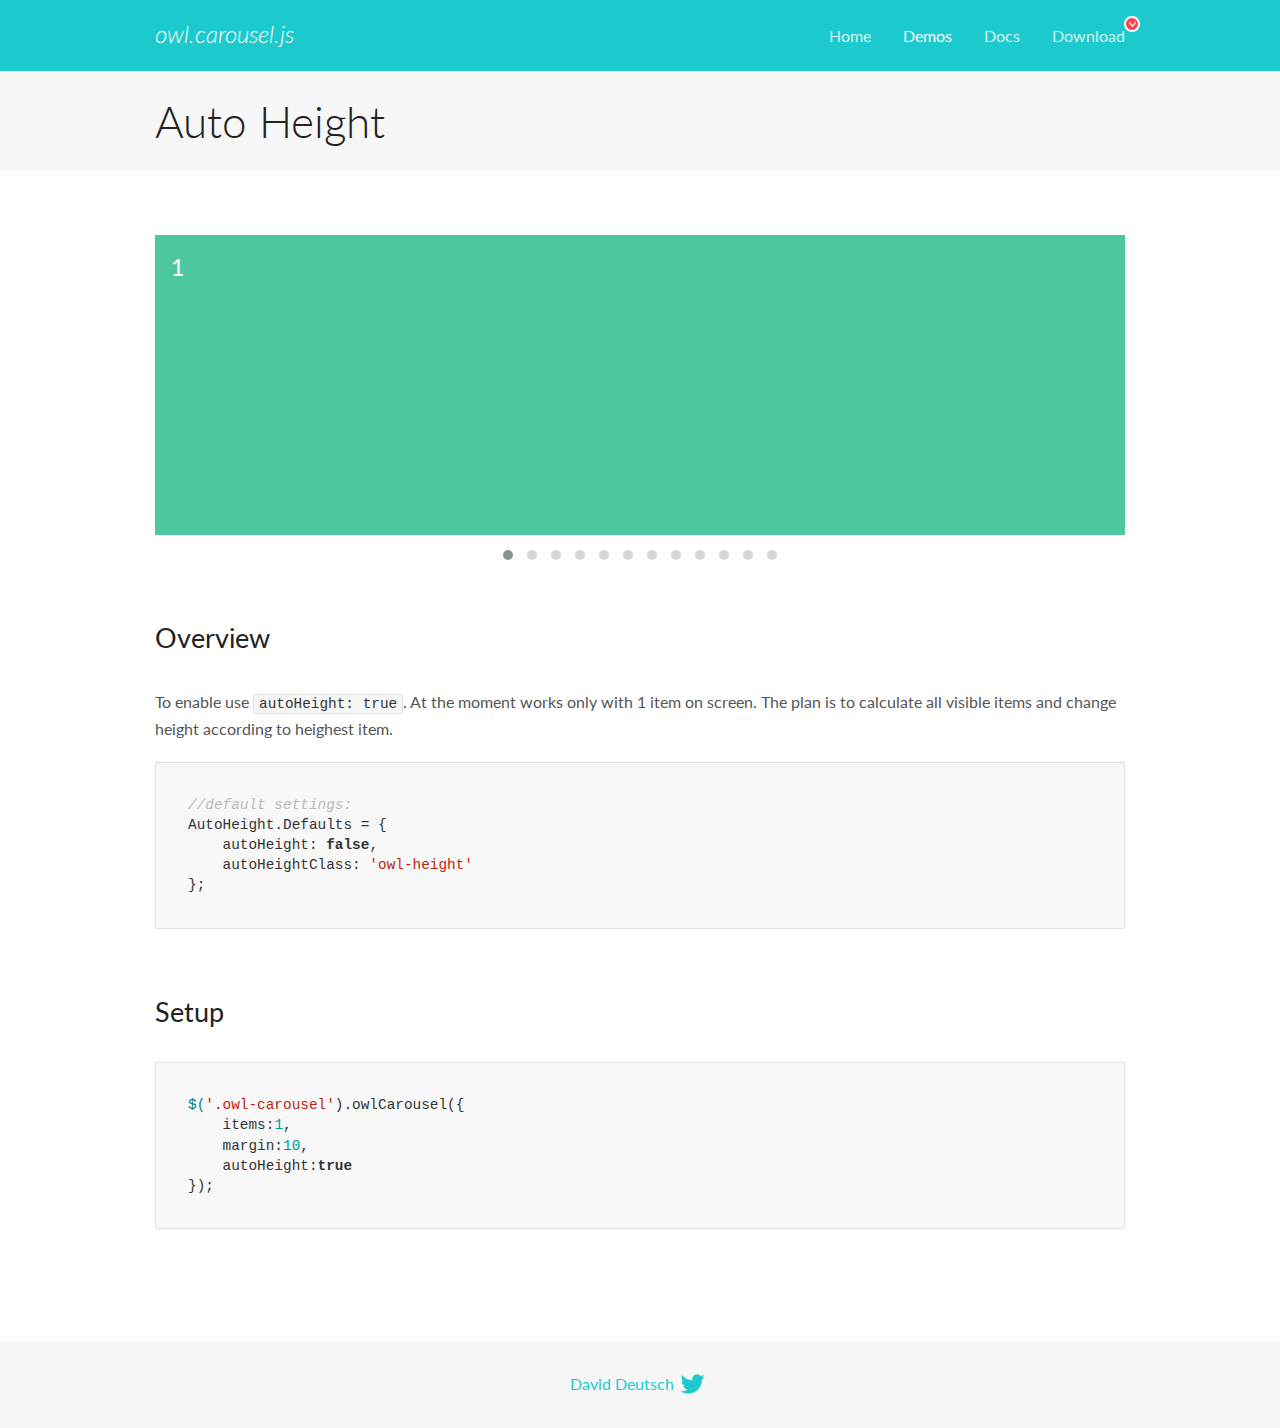
<file: assets/lib/owl.carousel/docs/demos/autoheight.html>
<!DOCTYPE html>
<html lang="en">
  <head>

    <!-- head -->
    <meta charset="utf-8">
    <meta name="msapplication-tap-highlight" content="no" />
    <meta name="viewport" content="width=device-width, initial-scale=1.0" />
    <meta name="description" content="autoHeight usage demo">
    <meta name="author" content="David Deutsch">
    <title>
      Auto Height Demo | Owl Carousel | 2.2.1
    </title>

    <!-- Stylesheets -->
    <link href='https://fonts.googleapis.com/css?family=Lato:300,400,700,400italic,300italic' rel='stylesheet' type='text/css'>
    <link rel="stylesheet" href="../assets/css/docs.theme.min.css">

    <!-- Owl Stylesheets -->
    <link rel="stylesheet" href="../assets/owlcarousel/assets/owl.carousel.min.css">
    <link rel="stylesheet" href="../assets/owlcarousel/assets/owl.theme.default.min.css">

    <!-- HTML5 shim and Respond.js IE8 support of HTML5 elements and media queries -->

    <!--[if lt IE 9]>
      <script src="https://oss.maxcdn.com/libs/html5shiv/3.7.0/html5shiv.js"></script>
      <script src="https://oss.maxcdn.com/libs/respond.js/1.3.0/respond.min.js"></script>
    <![endif]-->

    <!-- Favicons -->
    <link rel="apple-touch-icon-precomposed" sizes="144x144" href="../assets/ico/apple-touch-icon-144-precomposed.png">
    <link rel="shortcut icon" href="../assets/ico/favicon.png">
    <link rel="shortcut icon" href="favicon.ico">

    <!-- Yeah i know js should not be in header. Its required for demos.-->

    <!-- javascript -->
    <script src="../assets/vendors/jquery.min.js"></script>
    <script src="../assets/owlcarousel/owl.carousel.js"></script>
  </head>
  <body>

    <!-- header -->
    <header class="header">
      <div class="row">
        <div class="large-12 columns">
          <div class="brand left">
            <h3>
              <a href="/OwlCarousel2/">owl.carousel.js</a> 
            </h3>
          </div>
          <a id="toggle-nav" class="right">
            <span></span> <span></span> <span></span> 
          </a> 
          <div class="nav-bar">
            <ul class="clearfix">
              <li> <a href="/OwlCarousel2/index.html">Home</a>  </li>
              <li class="active">
                <a href="/OwlCarousel2/demos/demos.html">Demos</a> 
              </li>
              <li> <a href="/OwlCarousel2/docs/started-welcome.html">Docs</a>  </li>
              <li>
                <a href="https://github.com/OwlCarousel2/OwlCarousel2/archive/2.2.1.zip">Download</a> 
                <span class="download"></span> 
              </li>
            </ul>
          </div>
        </div>
      </div>
    </header>

    <!-- title -->
    <section class="title">
      <div class="row">
        <div class="large-12 columns">
          <h1>Auto Height</h1>
        </div>
      </div>
    </section>

    <!--  Demos -->
    <section id="demos">
      <div class="row">
        <div class="large-12 columns">
          <div class="owl-carousel owl-theme">
            <div class="item" style="height:300px">
              <h4>1</h4>
            </div>
            <div class="item" style="height:100px">
              <h4>2</h4>
            </div>
            <div class="item" style="height:500px">
              <h4>3</h4>
            </div>
            <div class="item" style="height:250px">
              <h4>4</h4>
            </div>
            <div class="item" style="height:400px">
              <h4>5</h4>
            </div>
            <div class="item" style="height:500px">
              <h4>6</h4>
            </div>
            <div class="item" style="height:600px">
              <h4>7</h4>
            </div>
            <div class="item" style="height:400px">
              <h4>8</h4>
            </div>
            <div class="item" style="height:300px">
              <h4>9</h4>
            </div>
            <div class="item" style="height:350px">
              <h4>10</h4>
            </div>
            <div class="item" style="height:200px">
              <h4>11</h4>
            </div>
            <div class="item" style="height:150px">
              <h4>12</h4>
            </div>
          </div>
          <h3 id="overview">Overview</h3>
          <p>To enable use <code>autoHeight: true</code>. At the moment works only with 1 item on screen. The plan is to calculate all visible items and change height according to heighest item.</p>
          <pre><code>//default settings:
AutoHeight.Defaults = {
    autoHeight: false,
    autoHeightClass: &#39;owl-height&#39;
};</code></pre>
          <h3 id="setup">Setup</h3>
          <pre><code>$(&#39;.owl-carousel&#39;).owlCarousel({
    items:1,
    margin:10,
    autoHeight:true
});</code></pre>
          <script>
            $(document).ready(function() {
              $('.owl-carousel').owlCarousel({
                items: 1,
                margin: 10,
                autoHeight: true
              });
            })
          </script>
        </div>
      </div>
    </section>

    <!-- footer -->
    <footer class="footer">
      <div class="row">
        <div class="large-12 columns">
          <h5>
            <a href="/OwlCarousel2/docs/support-contact.html">David Deutsch</a> 
            <a id="custom-tweet-button" href="https://twitter.com/share?url=https://github.com/OwlCarousel2/OwlCarousel2&text=Owl Carousel - This is so awesome! " target="_blank"></a> 
          </h5>
        </div>
      </div>
    </footer>

    <!-- vendors -->
    <script src="../assets/vendors/highlight.js"></script>
    <script src="../assets/js/app.js"></script>
  </body>
</html>
</file>
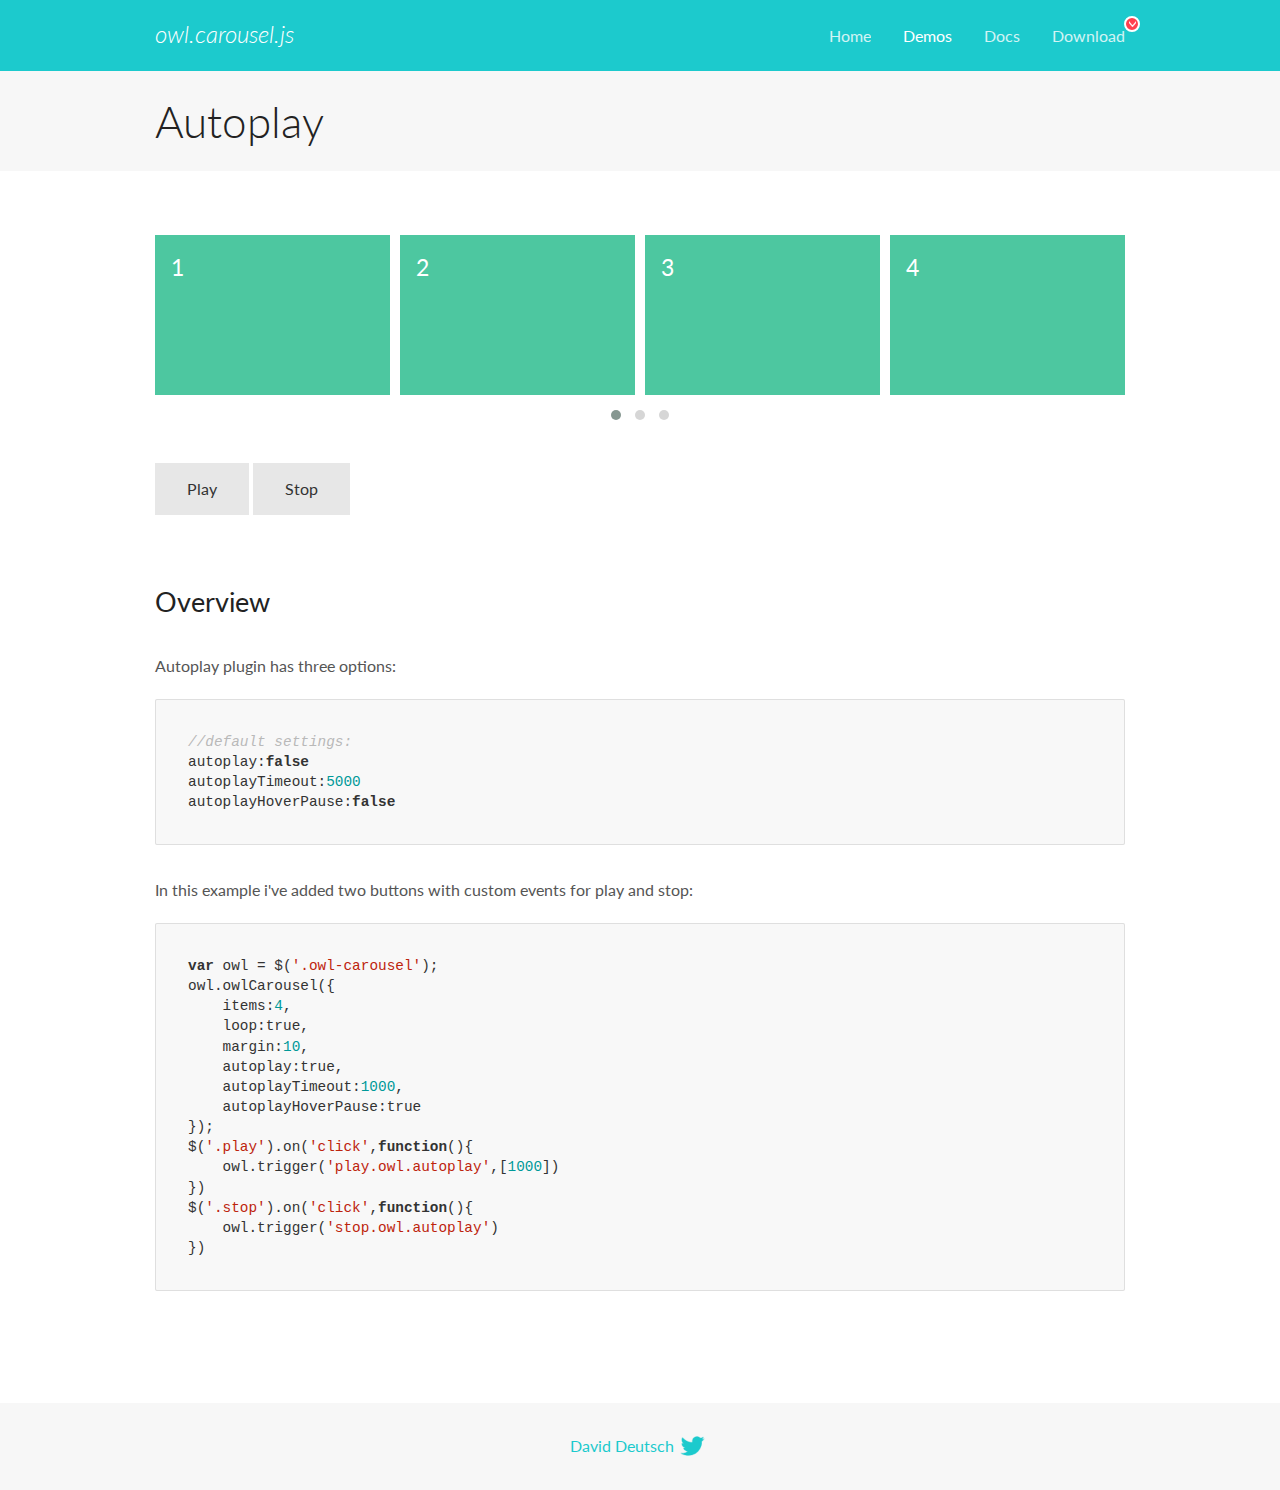
<file: assets/lib/owl.carousel/docs/demos/autoplay.html>
<!DOCTYPE html>
<html lang="en">
  <head>

    <!-- head -->
    <meta charset="utf-8">
    <meta name="msapplication-tap-highlight" content="no" />
    <meta name="viewport" content="width=device-width, initial-scale=1.0" />
    <meta name="description" content="Autoplay usage demo">
    <meta name="author" content="David Deutsch">
    <title>
      Autoplay Demo | Owl Carousel | 2.2.1
    </title>

    <!-- Stylesheets -->
    <link href='https://fonts.googleapis.com/css?family=Lato:300,400,700,400italic,300italic' rel='stylesheet' type='text/css'>
    <link rel="stylesheet" href="../assets/css/docs.theme.min.css">

    <!-- Owl Stylesheets -->
    <link rel="stylesheet" href="../assets/owlcarousel/assets/owl.carousel.min.css">
    <link rel="stylesheet" href="../assets/owlcarousel/assets/owl.theme.default.min.css">

    <!-- HTML5 shim and Respond.js IE8 support of HTML5 elements and media queries -->

    <!--[if lt IE 9]>
      <script src="https://oss.maxcdn.com/libs/html5shiv/3.7.0/html5shiv.js"></script>
      <script src="https://oss.maxcdn.com/libs/respond.js/1.3.0/respond.min.js"></script>
    <![endif]-->

    <!-- Favicons -->
    <link rel="apple-touch-icon-precomposed" sizes="144x144" href="../assets/ico/apple-touch-icon-144-precomposed.png">
    <link rel="shortcut icon" href="../assets/ico/favicon.png">
    <link rel="shortcut icon" href="favicon.ico">

    <!-- Yeah i know js should not be in header. Its required for demos.-->

    <!-- javascript -->
    <script src="../assets/vendors/jquery.min.js"></script>
    <script src="../assets/owlcarousel/owl.carousel.js"></script>
  </head>
  <body>

    <!-- header -->
    <header class="header">
      <div class="row">
        <div class="large-12 columns">
          <div class="brand left">
            <h3>
              <a href="/OwlCarousel2/">owl.carousel.js</a> 
            </h3>
          </div>
          <a id="toggle-nav" class="right">
            <span></span> <span></span> <span></span> 
          </a> 
          <div class="nav-bar">
            <ul class="clearfix">
              <li> <a href="/OwlCarousel2/index.html">Home</a>  </li>
              <li class="active">
                <a href="/OwlCarousel2/demos/demos.html">Demos</a> 
              </li>
              <li> <a href="/OwlCarousel2/docs/started-welcome.html">Docs</a>  </li>
              <li>
                <a href="https://github.com/OwlCarousel2/OwlCarousel2/archive/2.2.1.zip">Download</a> 
                <span class="download"></span> 
              </li>
            </ul>
          </div>
        </div>
      </div>
    </header>

    <!-- title -->
    <section class="title">
      <div class="row">
        <div class="large-12 columns">
          <h1>Autoplay</h1>
        </div>
      </div>
    </section>

    <!--  Demos -->
    <section id="demos">
      <div class="row">
        <div class="large-12 columns">
          <div class="owl-carousel owl-theme">
            <div class="item">
              <h4>1</h4>
            </div>
            <div class="item">
              <h4>2</h4>
            </div>
            <div class="item">
              <h4>3</h4>
            </div>
            <div class="item">
              <h4>4</h4>
            </div>
            <div class="item">
              <h4>5</h4>
            </div>
            <div class="item">
              <h4>6</h4>
            </div>
            <div class="item">
              <h4>7</h4>
            </div>
            <div class="item">
              <h4>8</h4>
            </div>
            <div class="item">
              <h4>9</h4>
            </div>
            <div class="item">
              <h4>10</h4>
            </div>
            <div class="item">
              <h4>11</h4>
            </div>
            <div class="item">
              <h4>12</h4>
            </div>
          </div>
          <a class="button secondary play">Play</a> 
          <a class="button secondary stop">Stop</a> 
          <h3 id="overview">Overview</h3>
          <p>Autoplay plugin has three options:</p>
          <pre><code>//default settings:
autoplay:false
autoplayTimeout:5000
autoplayHoverPause:false</code></pre>
          <p>In this example i&#39;ve added two buttons with custom events for play and stop:</p>
          <pre><code>var owl = $(&#39;.owl-carousel&#39;);
owl.owlCarousel({
    items:4,
    loop:true,
    margin:10,
    autoplay:true,
    autoplayTimeout:1000,
    autoplayHoverPause:true
});
$(&#39;.play&#39;).on(&#39;click&#39;,function(){
    owl.trigger(&#39;play.owl.autoplay&#39;,[1000])
})
$(&#39;.stop&#39;).on(&#39;click&#39;,function(){
    owl.trigger(&#39;stop.owl.autoplay&#39;)
})</code></pre>
          <script>
            $(document).ready(function() {
              var owl = $('.owl-carousel');
              owl.owlCarousel({
                items: 4,
                loop: true,
                margin: 10,
                autoplay: true,
                autoplayTimeout: 1000,
                autoplayHoverPause: true
              });
              $('.play').on('click', function() {
                owl.trigger('play.owl.autoplay', [1000])
              })
              $('.stop').on('click', function() {
                owl.trigger('stop.owl.autoplay')
              })
            })
          </script>
        </div>
      </div>
    </section>

    <!-- footer -->
    <footer class="footer">
      <div class="row">
        <div class="large-12 columns">
          <h5>
            <a href="/OwlCarousel2/docs/support-contact.html">David Deutsch</a> 
            <a id="custom-tweet-button" href="https://twitter.com/share?url=https://github.com/OwlCarousel2/OwlCarousel2&text=Owl Carousel - This is so awesome! " target="_blank"></a> 
          </h5>
        </div>
      </div>
    </footer>

    <!-- vendors -->
    <script src="../assets/vendors/highlight.js"></script>
    <script src="../assets/js/app.js"></script>
  </body>
</html>
</file>
<file: test.css>
body {
  background-color: blanchedalmond    ;
}
p {
  font-family: "Lucida Console", "Courier New", monospace;
}
h3 {
  font-family: Arial, Helvetica, sans-serif;
}
li {
  background: #cce5ff;
  margin: 5px;
}
a:hover {
  color: hotpink;
}
#Header {
  width: 500px;
  margin-left: auto;
  margin-right: auto;
  margin-bottom: 10px;
  border: solid 8px black;
  text-align: center;
  border-radius: 7px;
}
#Header:hover {
  border-color:rgb(153, 203, 253);
}
#Header h1 {

}
#LeftNav {
  width: 400px;
  margin-left: auto;
  margin-right: auto;
  margin-bottom: 10px;
  border: solid 8px black;
  float: left;
  padding-bottom: 8px;
  list-style-type: none;
  border-radius: 7px;
  background: #3399ff;
}
#LeftNav:hover {
  border-color:rgb(153, 203, 253);
}
#LeftNav img{

}
#LeftNav ul{
  padding-left: 0px;
  list-style-type: none;
}
#LeftNav h3{

}
#Content {
  width: 700px;
  margin-left: auto;
  margin-right: auto;
  margin-bottom: 10px;
  border: solid 8px black;
  text-align: center;
  padding: 15px;
  border-radius: 7px;
}
#Content:hover {
  border-color:rgb(153, 203, 253);
}
#Footer {
  list-style-type: none;
  border: solid 8px black;
  text-align: center;
  border-radius: 7px;
  background: #3399ff;
}
#Footer:hover {
  border-color:rgb(153, 203, 253);
}
#Footer ul{
  padding-left: 0px;
  list-style-type: none;
}
</file>
<file: mystyle.css>
body {
    background-color:azure;
}

.form-horizontal {
    border-radius: 5px;
}

.last_name {
    margin-left: 210px;
    margin-right: 22px;
}

.last_name_input {
    vertical-align: middle;
    margin-left: 20px;
    margin: 5px 10px 5px 0px;
    padding: 8px;
    background-color: #fff;
    border: 1px solid #ddd;
    border-radius: 5px;
}
.last_name_input[type="text"]:hover {
    border: 1px solid rgb(130, 238, 148);
}

.first_name {
    margin-left: 20px;
}

.first_name_input {
    vertical-align: middle;
    margin: 5px 10px 5px 0;
    padding: 8px;
    background-color: #fff;
    border: 1px solid #ddd;
    border-radius: 5px;
}
.first_name_input[type="text"]:hover {
    border: 1px solid rgb(130, 238, 148);
}

.btn[type="file"]{
    display: none;
}

/* .btn[type="file"]:hover {
    /* background-color: RoyalBlue; */
    /* background-color:rgb(168, 212, 255);
} */

.custom-file-upload {
    background-color: rgb(73, 146, 255); 
    border: none;
    color: white;
    padding: 8px 16px;
    font-size: 16px;
    border-radius: 5px;
    cursor: pointer;
    margin-left: 12px;
}
.custom-file-upload:hover {
    background-color:rgb(168, 212, 255);
}

.form-control {
cursor: pointer;
  border: 2px solid rgb(0, 0, 0);;
  background: white;
  width: 100px;
  height: 20px;
  border-radius: 5px;
}
input.form-control[type="text"]:hover {
    border: 1px solid rgb(130, 238, 148);
}
input.form-control[type="password"]:hover {
    border: 1px solid rgb(238, 130, 130);
}
</file>
<file: anExternal.css>
body {background-color: rgb(203, 238, 243);}
h1   {color: rgb(151, 151, 211); text-shadow: 2px 2px;}
.container {
    position: relative;
    text-align: center;
    color: rgb(255, 255, 255);
}
p.a {
    font-style: italic;
    position: absolute;
    top: 50%;
    left: 50%;
    transform: translate(-50%, -50%);
}
p.b {
    font-style: normal;
    border-style: dotted;
    float: right;
}
img {
    border-radius: 5px;
    margin-top: 20px;
    margin-bottom: 20px;
    margin-right: 20px;
    margin-left: 20px;
}
</file>
